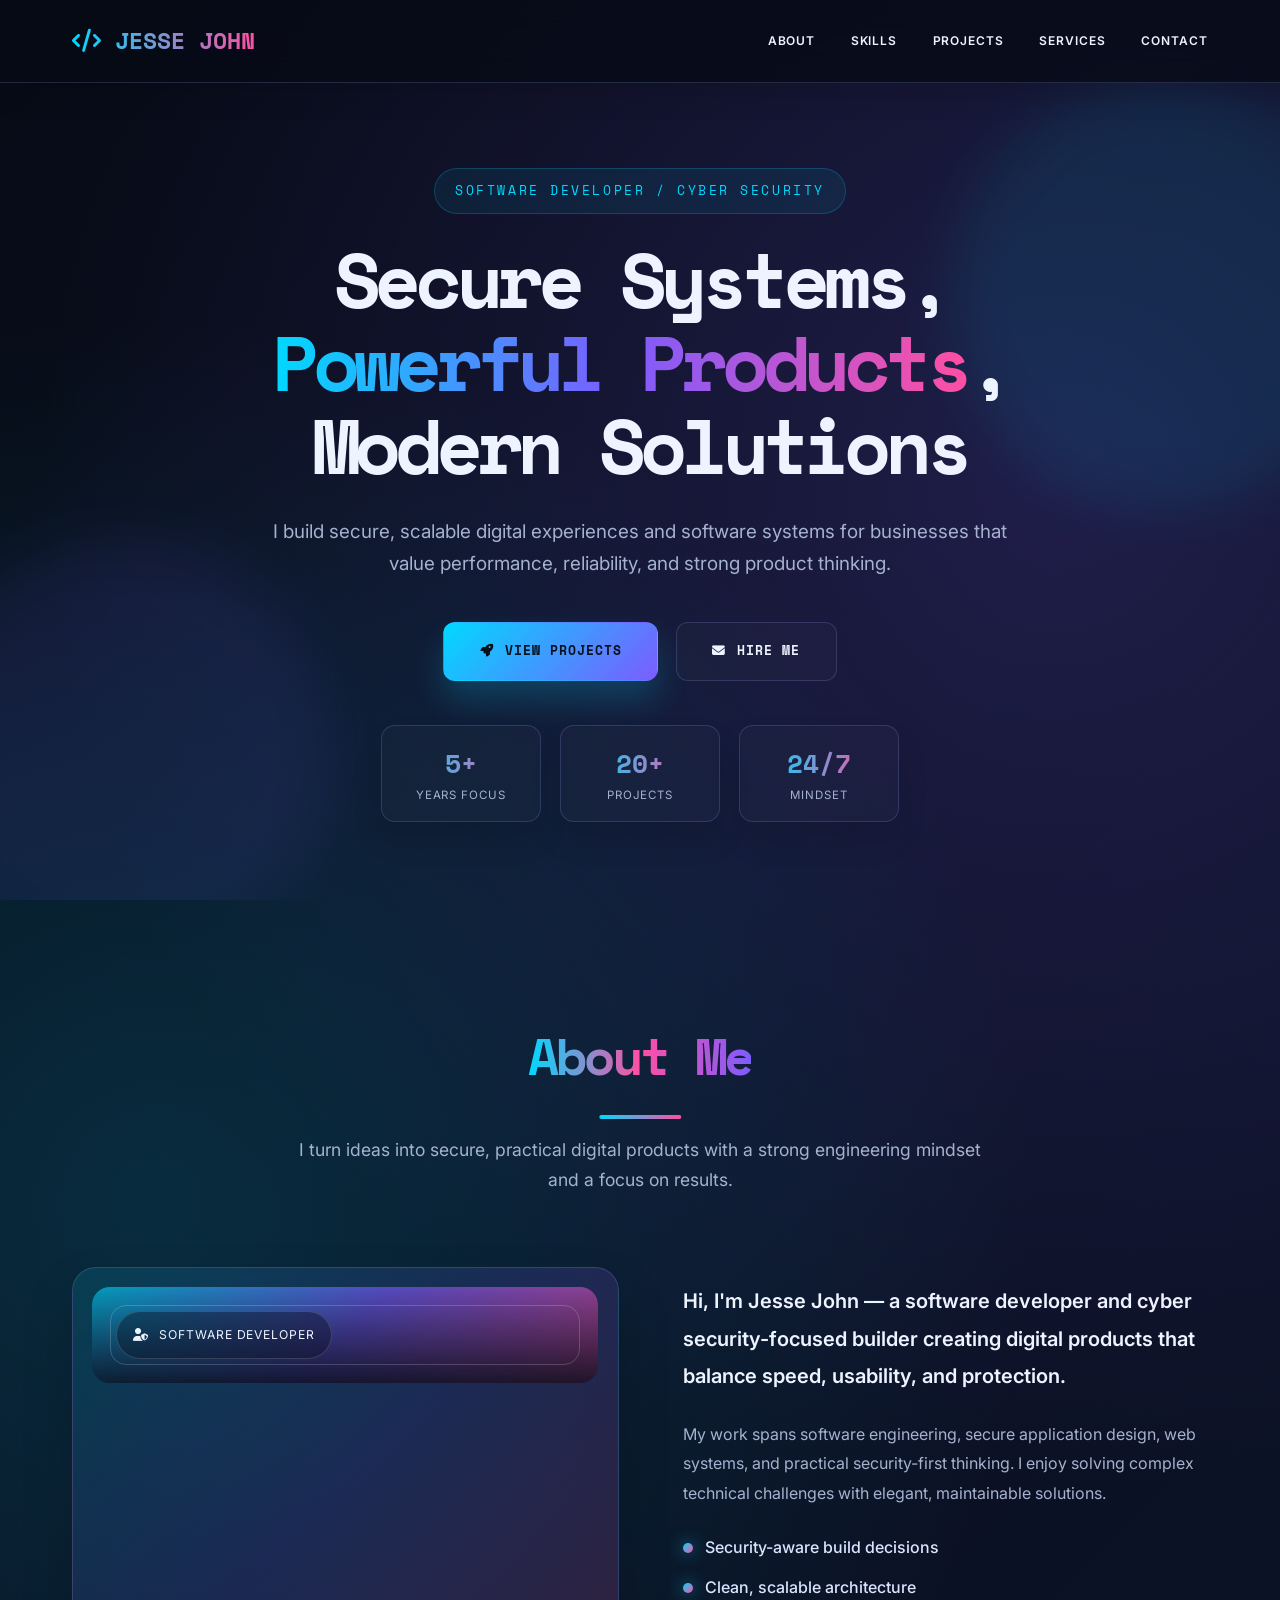
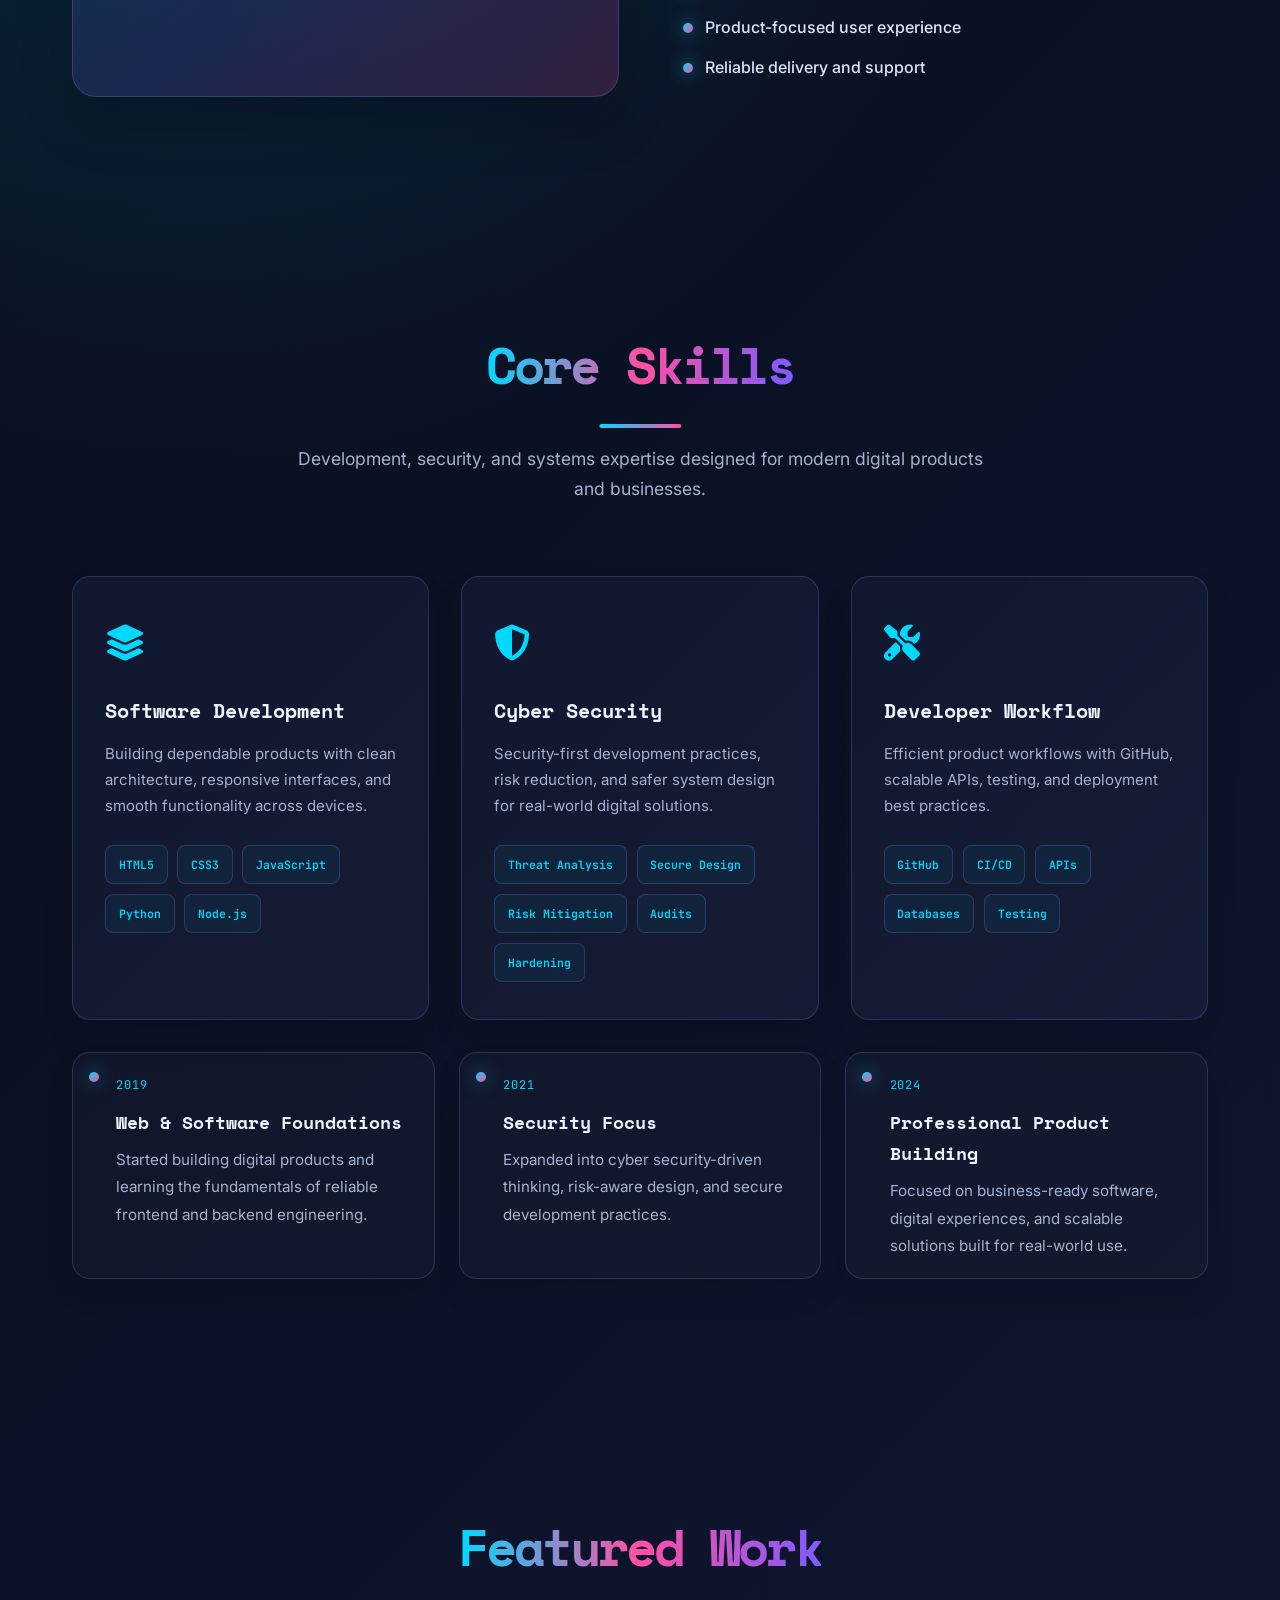
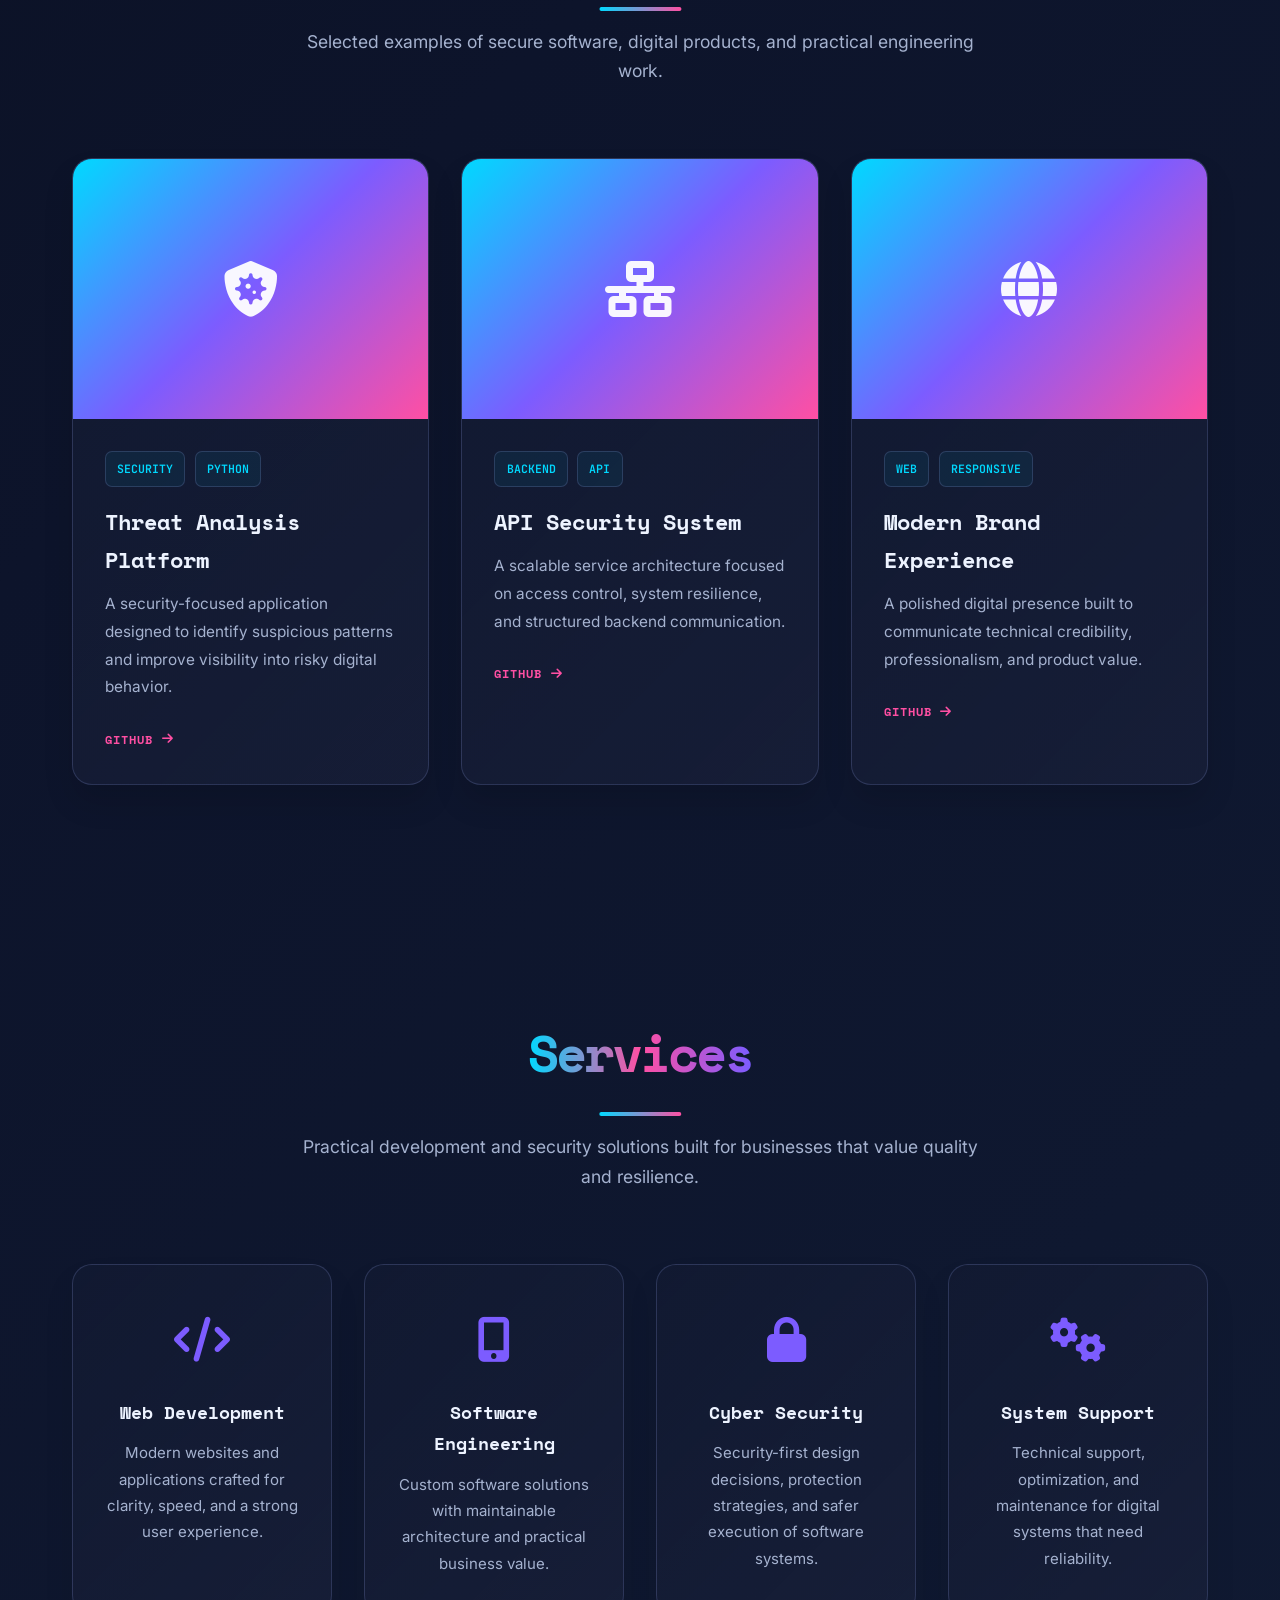
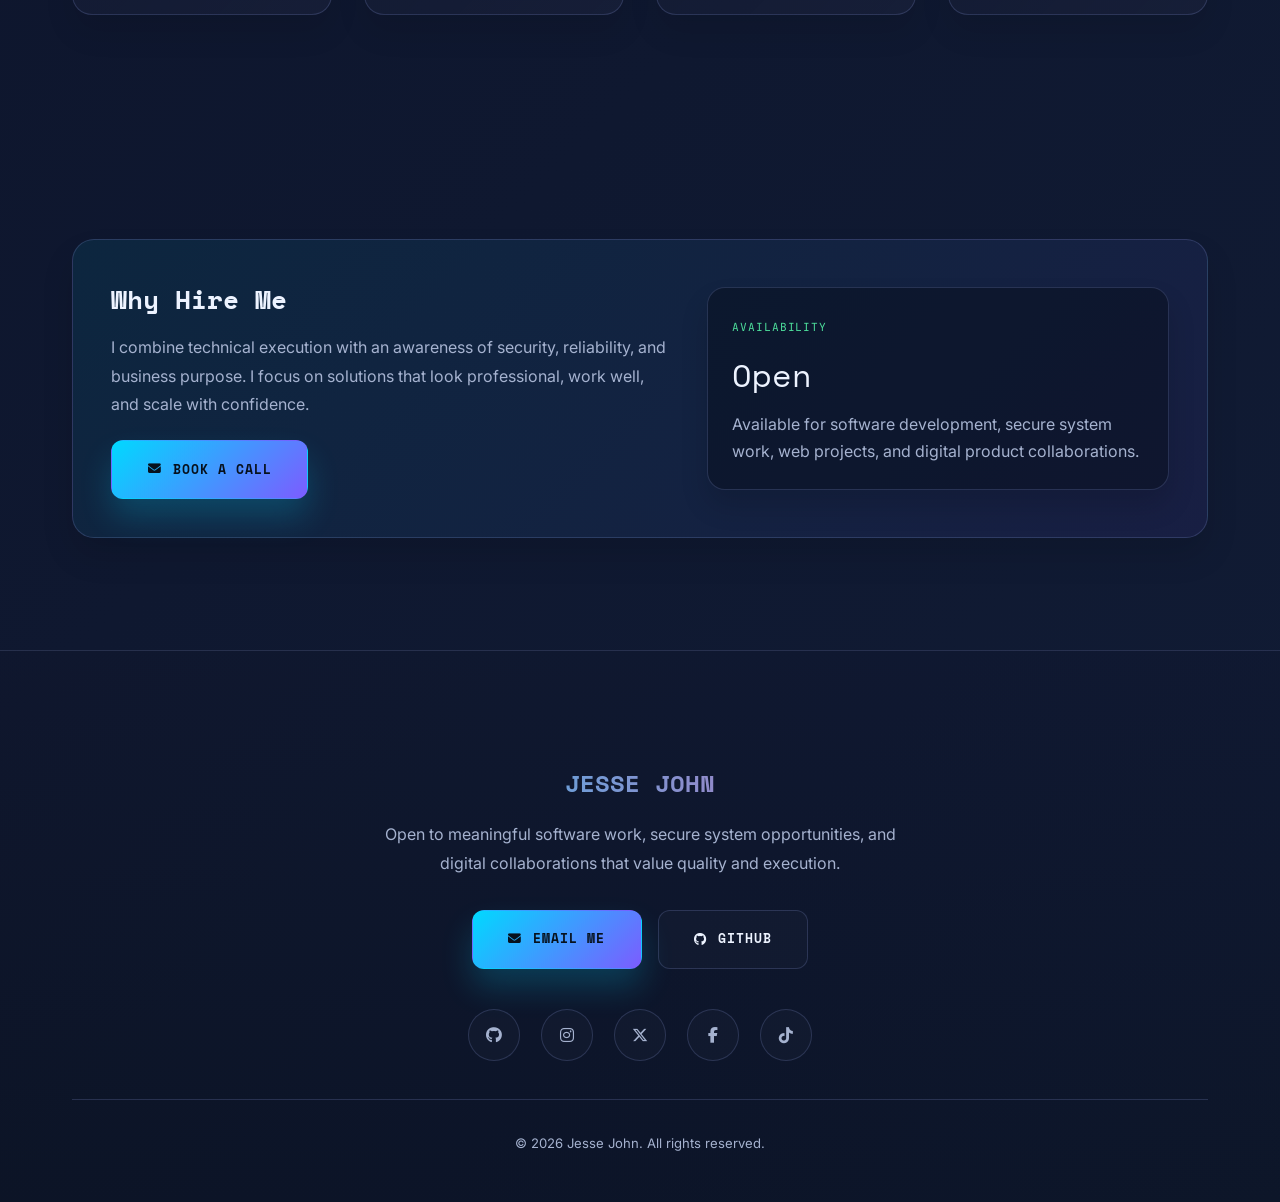
<file: index.html>
<!DOCTYPE html>
<html lang="en">
<head>
    <meta charset="UTF-8">
    <meta name="viewport" content="width=device-width, initial-scale=1.0">
    <meta name="description" content="Jesse John is a software developer and cyber security specialist building secure, scalable, and modern digital solutions.">
    <meta name="theme-color" content="#0a0e27">
    <title>Jesse John | Software Developer & Cyber Security</title>
    <link rel="preconnect" href="https://fonts.googleapis.com">
    <link rel="preconnect" href="https://fonts.gstatic.com" crossorigin>
    <link href="https://fonts.googleapis.com/css2?family=Space+Mono:wght@400;700&family=Inter:wght@300;400;600;700;800&family=JetBrains+Mono:wght@400;500;600&display=swap" rel="stylesheet">
    <link rel="stylesheet" href="https://cdnjs.cloudflare.com/ajax/libs/font-awesome/6.4.0/css/all.min.css">
    <style>
        * { box-sizing: border-box; }
        html { scroll-behavior: smooth; }
        body, h1, h2, h3, p, ul { margin: 0; padding: 0; }
        :root {
            --bg-0: #070b16;
            --bg-1: #0d142b;
            --bg-2: #111c35;
            --panel: rgba(22, 30, 58, 0.78);
            --panel-soft: rgba(15, 22, 40, 0.76);
            --card: #141d38;
            --text-main: #edf3ff;
            --text-muted: #a5b2cf;
            --text-soft: #dbe4ff;
            --accent: #00d9ff;
            --accent-2: #7c5cff;
            --accent-3: #ff4fa3;
            --success: #4dde9b;
            --border: rgba(160, 179, 255, 0.18);
            --shadow: rgba(0, 0, 0, 0.36);
            --font-heading: 'Space Mono', monospace;
            --font-body: 'Inter', sans-serif;
            --font-code: 'JetBrains Mono', monospace;
        }

        body {
            background:
                radial-gradient(circle at 12% 20%, rgba(0, 217, 255, 0.15), transparent 18%),
                radial-gradient(circle at 82% 8%, rgba(124, 92, 255, 0.19), transparent 18%),
                linear-gradient(135deg, var(--bg-0), var(--bg-1) 52%, var(--bg-2));
            color: var(--text-main);
            font-family: var(--font-body);
            line-height: 1.7;
            overflow-x: hidden;
        }

        a { text-decoration: none; color: inherit; transition: all 0.25s ease; }
        ul { list-style: none; }
        img { max-width: 100%; display: block; }
        button { font-family: inherit; }

        .container { max-width: 1200px; margin: 0 auto; padding: 0 2rem; }
        .section-padding { padding: 7rem 0; }

        .section-title {
            font-family: var(--font-heading);
            font-size: clamp(2.2rem, 4vw, 3.6rem);
            text-align: center;
            margin-bottom: 1rem;
            letter-spacing: -0.06em;
            position: relative;
            display: inline-block;
            left: 50%;
            transform: translateX(-50%);
            background: linear-gradient(90deg, var(--accent), var(--accent-3), var(--accent-2));
            -webkit-background-clip: text;
            -webkit-text-fill-color: transparent;
            font-weight: 700;
        }
        .section-title::after {
            content: '';
            display: block;
            width: 82px;
            height: 4px;
            background: linear-gradient(90deg, var(--accent), var(--accent-3));
            border-radius: 999px;
            margin: 1rem auto 0;
        }
        .section-subtitle {
            text-align: center;
            color: var(--text-muted);
            max-width: 700px;
            margin: 0 auto 4.5rem;
            font-size: 1.1rem;
        }

        .header {
            position: fixed;
            top: 0;
            left: 0;
            width: 100%;
            z-index: 1000;
            background: rgba(7, 11, 22, 0.8);
            backdrop-filter: blur(14px);
            border-bottom: 1px solid var(--border);
            box-shadow: 0 12px 28px rgba(0,0,0,0.12);
        }

        .nav {
            display: flex;
            justify-content: space-between;
            align-items: center;
            min-height: 82px;
        }

        .logo {
            font-family: var(--font-heading);
            font-size: 1.45rem;
            font-weight: 700;
            background: linear-gradient(90deg, var(--accent), var(--accent-3));
            -webkit-background-clip: text;
            -webkit-text-fill-color: transparent;
        }

        .nav-list {
            display: flex;
            align-items: center;
            gap: 2.2rem;
            letter-spacing: 0.08em;
            text-transform: uppercase;
            font-size: 0.75rem;
            font-weight: 600;
        }
        .nav-link { position: relative; color: var(--text-main); }
        .nav-link::after {
            content: '';
            position: absolute;
            left: 0;
            bottom: -0.5rem;
            width: 0;
            height: 2px;
            background: linear-gradient(90deg, var(--accent), var(--accent-3));
            transition: width 0.25s ease;
        }
        .nav-link:hover::after { width: 100%; }

        .hero {
            min-height: 100vh;
            display: flex;
            align-items: center;
            justify-content: center;
            text-align: center;
            position: relative;
            padding-top: 90px;
            overflow: hidden;
        }

        .hero::before, .hero::after {
            content: '';
            position: absolute;
            border-radius: 50%;
            filter: blur(30px);
            opacity: 0.7;
            z-index: 0;
        }
        .hero::before {
            width: 430px;
            height: 430px;
            right: -100px;
            top: 80px;
            background: rgba(0, 217, 255, 0.13);
        }
        .hero::after {
            width: 420px;
            height: 420px;
            left: -90px;
            bottom: -60px;
            background: rgba(124, 92, 255, 0.14);
        }

        .hero-content { position: relative; z-index: 1; max-width: 1000px; }
        .hero-eyebrow {
            display: inline-block;
            padding: 0.72rem 1.25rem;
            border-radius: 999px;
            background: rgba(0, 217, 255, 0.08);
            border: 1px solid rgba(0, 217, 255, 0.2);
            color: var(--accent);
            font-family: var(--font-heading);
            font-size: 0.8rem;
            letter-spacing: 0.2em;
            text-transform: uppercase;
            margin-bottom: 1.5rem;
        }
        .hero-title {
            font-family: var(--font-heading);
            font-size: clamp(2.8rem, 6vw, 5.5rem);
            line-height: 1.08;
            letter-spacing: -0.08em;
            margin-bottom: 1.8rem;
            font-weight: 700;
        }
        .hero-title .gradient {
            display: inline-block;
            background: linear-gradient(90deg, var(--accent), var(--accent-2), var(--accent-3));
            -webkit-background-clip: text;
            -webkit-text-fill-color: transparent;
        }
        .hero-description {
            max-width: 780px;
            margin: 0 auto 2.6rem;
            color: var(--text-muted);
            font-size: 1.18rem;
        }

        .btn-group {
            display: flex;
            justify-content: center;
            gap: 1.1rem;
            flex-wrap: wrap;
        }
        .btn {
            display: inline-flex;
            align-items: center;
            justify-content: center;
            gap: 0.7rem;
            padding: 1.1rem 2.2rem;
            border-radius: 12px;
            border: 1px solid transparent;
            font-family: var(--font-heading);
            font-size: 0.8rem;
            letter-spacing: 0.08em;
            text-transform: uppercase;
            font-weight: 700;
            transition: transform 0.25s ease, box-shadow 0.25s ease, border-color 0.25s ease;
        }
        .btn-primary {
            background: linear-gradient(135deg, var(--accent), var(--accent-2));
            color: #07111d;
            box-shadow: 0 18px 32px rgba(0, 217, 255, 0.2);
        }
        .btn-primary:hover {
            transform: translateY(-4px);
            box-shadow: 0 22px 38px rgba(0, 217, 255, 0.25);
        }
        .btn-secondary {
            background: rgba(255,255,255,0.02);
            border-color: var(--border);
            color: var(--text-main);
        }
        .btn-secondary:hover {
            transform: translateY(-4px);
            border-color: rgba(0, 217, 255, 0.6);
            color: var(--accent);
        }

        .stats-bar {
            display: flex;
            justify-content: center;
            flex-wrap: wrap;
            gap: 1.2rem;
            margin-top: 2.8rem;
        }
        .stat-item {
            min-width: 160px;
            padding: 1rem 1.3rem;
            border-radius: 14px;
            background: rgba(255,255,255,0.02);
            border: 1px solid var(--border);
            box-shadow: 0 18px 30px rgba(0,0,0,0.12);
        }
        .stat-number {
            font-family: var(--font-heading);
            font-size: 1.6rem;
            font-weight: 700;
            background: linear-gradient(90deg, var(--accent), var(--accent-3));
            -webkit-background-clip: text;
            -webkit-text-fill-color: transparent;
        }
        .stat-label {
            font-size: 0.72rem;
            letter-spacing: 0.08em;
            text-transform: uppercase;
            color: var(--text-muted);
        }

        .about-grid {
            display: grid;
            grid-template-columns: 1.04fr 1fr;
            gap: 4rem;
            align-items: center;
        }
        .about-visual {
            min-height: 430px;
            border-radius: 24px;
            background: linear-gradient(135deg, rgba(0, 217, 255, 0.12), rgba(124, 92, 255, 0.16), rgba(255, 79, 163, 0.16));
            border: 1px solid var(--border);
            padding: 1.2rem;
            box-shadow: 0 28px 52px rgba(0,0,0,0.18);
        }
        .profile-card {
            position: relative;
            min-height: 100%;
            display: flex;
            align-items: flex-end;
            justify-content: flex-start;
            padding: 1.5rem;
            border-radius: 18px;
            background:
                linear-gradient(180deg, rgba(8, 13, 26, 0.08), rgba(8, 13, 26, 0.86)),
                linear-gradient(135deg, rgba(0, 217, 255, 0.68), rgba(124, 92, 255, 0.7), rgba(255, 79, 163, 0.65));
            overflow: hidden;
        }
        .profile-card::before {
            content: '';
            position: absolute;
            inset: 18px;
            border-radius: 16px;
            border: 1px solid rgba(255,255,255,0.18);
        }
        .profile-pill {
            z-index: 1;
            position: relative;
            display: inline-flex;
            align-items: center;
            gap: 0.6rem;
            padding: 0.8rem 1rem;
            border-radius: 999px;
            background: rgba(8, 13, 26, 0.38);
            border: 1px solid rgba(255,255,255,0.15);
            backdrop-filter: blur(8px);
            color: var(--text-main);
            font-size: 0.76rem;
            letter-spacing: 0.08em;
            text-transform: uppercase;
        }

        .about-text p {
            color: var(--text-muted);
            margin-bottom: 1.6rem;
            line-height: 1.85;
            font-size: 1rem;
        }
        .about-text p:first-of-type {
            font-size: 1.26rem;
            color: var(--text-main);
            font-weight: 600;
        }

        .why-list {
            display: grid;
            gap: 0.8rem;
            margin-top: 1.2rem;
        }
        .why-item {
            display: flex;
            align-items: center;
            gap: 0.8rem;
            color: var(--text-soft);
            font-weight: 500;
        }
        .why-item .dot {
            width: 10px;
            height: 10px;
            border-radius: 50%;
            background: linear-gradient(135deg, var(--accent), var(--accent-3));
            box-shadow: 0 0 16px rgba(0, 217, 255, 0.6);
        }

        .skills-grid {
            display: grid;
            grid-template-columns: repeat(auto-fit, minmax(300px, 1fr));
            gap: 2rem;
        }
        .skill-card {
            background: linear-gradient(135deg, rgba(18, 26, 50, 0.8), rgba(27, 34, 60, 0.6));
            border: 1px solid var(--border);
            border-radius: 18px;
            padding: 2.3rem 2rem;
            box-shadow: 0 18px 30px rgba(0,0,0,0.12);
            transition: transform 0.25s ease, border-color 0.25s ease, box-shadow 0.25s ease;
        }
        .skill-card:hover {
            transform: translateY(-8px);
            border-color: rgba(0, 217, 255, 0.32);
            box-shadow: 0 24px 38px rgba(0, 217, 255, 0.1);
        }
        .skill-icon {
            font-size: 2.25rem;
            margin-bottom: 1.2rem;
            color: var(--accent);
        }
        .skill-title {
            font-family: var(--font-heading);
            font-size: 1.25rem;
            margin-bottom: 0.8rem;
            font-weight: 700;
        }
        .skill-description {
            color: var(--text-muted);
            font-size: 0.94rem;
            line-height: 1.75;
            margin-bottom: 1.6rem;
        }
        .skill-list { display: flex; flex-wrap: wrap; gap: 0.6rem; }
        .skill-tag {
            border: 1px solid var(--border);
            background: rgba(0, 217, 255, 0.05);
            color: var(--accent);
            font-family: var(--font-code);
            font-size: 0.72rem;
            border-radius: 8px;
            padding: 0.55rem 0.8rem;
            font-weight: 600;
        }

        .timeline {
            display: grid;
            grid-template-columns: repeat(auto-fit, minmax(260px, 1fr));
            gap: 1.5rem;
            margin-top: 2rem;
        }
        .timeline-item {
            position: relative;
            padding: 1.4rem 1.2rem 1.2rem 1.4rem;
            border-radius: 18px;
            background: rgba(255,255,255,0.025);
            border: 1px solid var(--border);
            box-shadow: 0 16px 28px rgba(0,0,0,0.1);
        }
        .timeline-item::before {
            content: '';
            position: absolute;
            left: 1rem;
            top: 1.2rem;
            width: 10px;
            height: 10px;
            border-radius: 50%;
            background: linear-gradient(135deg, var(--accent), var(--accent-3));
            box-shadow: 0 0 18px rgba(0, 217, 255, 0.5);
        }
        .timeline-item .year {
            margin-left: 1.3rem;
            color: var(--accent);
            font-family: var(--font-code);
            font-size: 0.75rem;
            letter-spacing: 0.08em;
            text-transform: uppercase;
        }
        .timeline-item h3 {
            margin: 0.7rem 0 0.5rem 1.3rem;
            font-family: var(--font-heading);
            font-size: 1.15rem;
        }
        .timeline-item p {
            margin-left: 1.3rem;
            color: var(--text-muted);
            line-height: 1.8;
            font-size: 0.95rem;
        }

        .projects-grid {
            display: grid;
            grid-template-columns: repeat(auto-fit, minmax(340px, 1fr));
            gap: 2rem;
        }
        .project-card {
            background: linear-gradient(135deg, rgba(18, 26, 50, 0.8), rgba(27, 34, 60, 0.62));
            border: 1px solid var(--border);
            border-radius: 20px;
            overflow: hidden;
            transition: transform 0.25s ease, border-color 0.25s ease, box-shadow 0.25s ease;
            box-shadow: 0 18px 30px rgba(0,0,0,0.12);
        }
        .project-card:hover {
            transform: translateY(-8px);
            border-color: rgba(255, 79, 163, 0.38);
            box-shadow: 0 24px 42px rgba(255, 79, 163, 0.12);
        }
        .project-img-container {
            height: 260px;
            display: flex;
            align-items: center;
            justify-content: center;
            font-size: 3.5rem;
            color: rgba(255,255,255,0.95);
            background: linear-gradient(135deg, var(--accent), var(--accent-2), var(--accent-3));
        }
        .project-content { padding: 2rem; }
        .project-tech { display: flex; flex-wrap: wrap; gap: 0.6rem; margin-bottom: 1rem; }
        .project-tech-tag {
            font-family: var(--font-code);
            font-size: 0.72rem;
            padding: 0.44rem 0.7rem;
            border-radius: 7px;
            background: rgba(0, 217, 255, 0.06);
            border: 1px solid var(--border);
            color: var(--accent);
            font-weight: 600;
        }
        .project-title {
            font-family: var(--font-heading);
            font-size: 1.4rem;
            margin-bottom: 0.7rem;
            font-weight: 700;
        }
        .project-description {
            color: var(--text-muted);
            line-height: 1.8;
            margin-bottom: 1.5rem;
            font-size: 0.96rem;
        }
        .project-link {
            font-family: var(--font-heading);
            font-size: 0.78rem;
            letter-spacing: 0.08em;
            text-transform: uppercase;
            color: var(--accent-3);
            font-weight: 700;
            display: inline-flex;
            align-items: center;
            gap: 0.55rem;
        }
        .project-link:hover {
            color: var(--text-main);
            gap: 1rem;
        }

        .services-grid {
            display: grid;
            grid-template-columns: repeat(auto-fit, minmax(260px, 1fr));
            gap: 2rem;
        }
        .service-card {
            text-align: center;
            border-radius: 20px;
            border: 1px solid var(--border);
            background: linear-gradient(135deg, rgba(18, 26, 50, 0.8), rgba(27, 34, 60, 0.62));
            padding: 2.3rem 2rem;
            box-shadow: 0 18px 30px rgba(0,0,0,0.09);
            transition: transform 0.25s ease, border-color 0.25s ease, box-shadow 0.25s ease;
        }
        .service-card:hover {
            transform: translateY(-8px);
            border-color: rgba(124, 92, 255, 0.45);
            box-shadow: 0 24px 40px rgba(124, 92, 255, 0.14);
        }
        .service-icon {
            font-size: 2.8rem;
            margin-bottom: 1.2rem;
            color: var(--accent-2);
        }
        .service-title {
            font-family: var(--font-heading);
            font-size: 1.15rem;
            margin-bottom: 0.75rem;
            font-weight: 700;
        }
        .service-description {
            color: var(--text-muted);
            line-height: 1.75;
            font-size: 0.94rem;
        }

        .availability {
            display: grid;
            grid-template-columns: 1.1fr 0.9fr;
            gap: 2rem;
            align-items: center;
            border-radius: 22px;
            border: 1px solid var(--border);
            background: linear-gradient(135deg, rgba(0, 217, 255, 0.08), rgba(124, 92, 255, 0.08));
            padding: clamp(1.5rem, 3vw, 2.6rem);
            box-shadow: 0 18px 32px rgba(0,0,0,0.12);
        }
        .availability-copy h3 {
            font-family: var(--font-heading);
            font-size: clamp(1.6rem, 2vw, 2.2rem);
            margin-bottom: 0.7rem;
        }
        .availability-copy p {
            color: var(--text-muted);
            line-height: 1.8;
            margin-bottom: 1.3rem;
        }
        .availability-card {
            background: rgba(8, 13, 26, 0.48);
            border: 1px solid var(--border);
            border-radius: 18px;
            padding: 1.5rem;
            box-shadow: 0 16px 28px rgba(0,0,0,0.14);
        }
        .availability-card .label {
            color: var(--success);
            font-family: var(--font-code);
            font-size: 0.7rem;
            letter-spacing: 0.08em;
            text-transform: uppercase;
            margin-bottom: 0.7rem;
            display: inline-block;
        }
        .availability-card .status {
            font-family: var(--font-heading);
            font-size: 2rem;
            margin-bottom: 0.5rem;
        }
        .availability-card .small {
            color: var(--text-muted);
            line-height: 1.7;
        }

        .footer {
            padding: 7rem 0 3rem;
            border-top: 1px solid var(--border);
            background: linear-gradient(180deg, rgba(15, 18, 41, 0.22), rgba(0,0,0,0.22));
            text-align: center;
        }
        .footer-logo {
            font-family: var(--font-heading);
            font-size: 1.5rem;
            font-weight: 700;
            background: linear-gradient(90deg, var(--accent), var(--accent-3));
            -webkit-background-clip: text;
            -webkit-text-fill-color: transparent;
            margin-bottom: 1rem;
        }
        .footer-text {
            max-width: 520px;
            margin: 0 auto 2rem;
            color: var(--text-muted);
            line-height: 1.8;
        }
        .contact-btn-group {
            display: flex;
            justify-content: center;
            gap: 1rem;
            flex-wrap: wrap;
        }
        .social-icon-grid {
            display: flex;
            justify-content: center;
            gap: 1.3rem;
            flex-wrap: wrap;
            margin: 2.5rem 0 1.8rem;
        }
        .social-icon-grid a {
            width: 52px;
            height: 52px;
            display: inline-flex;
            align-items: center;
            justify-content: center;
            border-radius: 50%;
            border: 1px solid var(--border);
            background: rgba(255,255,255,0.02);
            color: var(--text-muted);
        }
        .social-icon-grid a:hover {
            color: var(--accent);
            border-color: rgba(0, 217, 255, 0.7);
            box-shadow: 0 12px 24px rgba(0, 217, 255, 0.16);
            transform: translateY(-4px);
        }
        .footer-copy {
            border-top: 1px solid var(--border);
            margin-top: 2.4rem;
            padding-top: 2rem;
            color: var(--text-muted);
            font-size: 0.82rem;
        }

        @media (max-width: 900px) {
            .about-grid, .availability { grid-template-columns: 1fr; }
        }
        @media (max-width: 768px) {
            .nav-list { display: none; }
            .section-padding { padding: 5.5rem 0; }
            .hero-description { font-size: 1.03rem; }
            .stats-bar { gap: 0.8rem; }
        }
        @media (max-width: 480px) {
            .container { padding: 0 1rem; }
            .btn { width: 100%; }
            .btn-group { width: 100%; }
        }
    </style>
</head>
<body>
    <header class="header">
        <div class="container">
            <nav class="nav">
                <a href="#" class="logo"><i class="fas fa-code"></i> JESSE JOHN</a>
                <ul class="nav-list">
                    <li><a href="#about" class="nav-link">About</a></li>
                    <li><a href="#skills" class="nav-link">Skills</a></li>
                    <li><a href="#projects" class="nav-link">Projects</a></li>
                    <li><a href="#services" class="nav-link">Services</a></li>
                    <li><a href="#contact" class="nav-link">Contact</a></li>
                </ul>
            </nav>
        </div>
    </header>

    <section class="hero">
        <div class="container">
            <div class="hero-content">
                <span class="hero-eyebrow">Software Developer / Cyber Security</span>
                <h1 class="hero-title">Secure Systems, <span class="gradient">Powerful Products</span>, Modern Solutions</h1>
                <p class="hero-description">I build secure, scalable digital experiences and software systems for businesses that value performance, reliability, and strong product thinking.</p>
                <div class="btn-group">
                    <a href="#projects" class="btn btn-primary"><i class="fas fa-rocket"></i> View Projects</a>
                    <a href="mailto:gramstechblog247@gmail.com" class="btn btn-secondary"><i class="fas fa-envelope"></i> Hire Me</a>
                </div>
                <div class="stats-bar">
                    <div class="stat-item">
                        <div class="stat-number">5+</div>
                        <div class="stat-label">Years Focus</div>
                    </div>
                    <div class="stat-item">
                        <div class="stat-number">20+</div>
                        <div class="stat-label">Projects</div>
                    </div>
                    <div class="stat-item">
                        <div class="stat-number">24/7</div>
                        <div class="stat-label">Mindset</div>
                    </div>
                </div>
            </div>
        </div>
    </section>

    <section id="about" class="about section-padding">
        <div class="container">
            <h2 class="section-title">About Me</h2>
            <p class="section-subtitle">I turn ideas into secure, practical digital products with a strong engineering mindset and a focus on results.</p>
            <div class="about-grid">
                <div class="about-visual">
                    <div class="profile-card">
                        <div class="profile-pill"><i class="fas fa-user-shield"></i> Software Developer</div>
                    </div>
                </div>
                <div class="about-text">
                    <p>Hi, I'm Jesse John — a software developer and cyber security-focused builder creating digital products that balance speed, usability, and protection.</p>
                    <p>My work spans software engineering, secure application design, web systems, and practical security-first thinking. I enjoy solving complex technical challenges with elegant, maintainable solutions.</p>
                    <div class="why-list">
                        <div class="why-item"><span class="dot"></span> Security-aware build decisions</div>
                        <div class="why-item"><span class="dot"></span> Clean, scalable architecture</div>
                        <div class="why-item"><span class="dot"></span> Product-focused user experience</div>
                        <div class="why-item"><span class="dot"></span> Reliable delivery and support</div>
                    </div>
                </div>
            </div>
        </div>
    </section>

    <section id="skills" class="skills section-padding">
        <div class="container">
            <h2 class="section-title">Core Skills</h2>
            <p class="section-subtitle">Development, security, and systems expertise designed for modern digital products and businesses.</p>
            <div class="skills-grid">
                <div class="skill-card">
                    <div class="skill-icon"><i class="fas fa-layer-group"></i></div>
                    <h3 class="skill-title">Software Development</h3>
                    <p class="skill-description">Building dependable products with clean architecture, responsive interfaces, and smooth functionality across devices.</p>
                    <ul class="skill-list">
                        <li class="skill-tag">HTML5</li>
                        <li class="skill-tag">CSS3</li>
                        <li class="skill-tag">JavaScript</li>
                        <li class="skill-tag">Python</li>
                        <li class="skill-tag">Node.js</li>
                    </ul>
                </div>

                <div class="skill-card">
                    <div class="skill-icon"><i class="fas fa-shield-alt"></i></div>
                    <h3 class="skill-title">Cyber Security</h3>
                    <p class="skill-description">Security-first development practices, risk reduction, and safer system design for real-world digital solutions.</p>
                    <ul class="skill-list">
                        <li class="skill-tag">Threat Analysis</li>
                        <li class="skill-tag">Secure Design</li>
                        <li class="skill-tag">Risk Mitigation</li>
                        <li class="skill-tag">Audits</li>
                        <li class="skill-tag">Hardening</li>
                    </ul>
                </div>

                <div class="skill-card">
                    <div class="skill-icon"><i class="fas fa-tools"></i></div>
                    <h3 class="skill-title">Developer Workflow</h3>
                    <p class="skill-description">Efficient product workflows with GitHub, scalable APIs, testing, and deployment best practices.</p>
                    <ul class="skill-list">
                        <li class="skill-tag">GitHub</li>
                        <li class="skill-tag">CI/CD</li>
                        <li class="skill-tag">APIs</li>
                        <li class="skill-tag">Databases</li>
                        <li class="skill-tag">Testing</li>
                    </ul>
                </div>
            </div>

            <div class="timeline">
                <div class="timeline-item">
                    <div class="year">2019</div>
                    <h3>Web & Software Foundations</h3>
                    <p>Started building digital products and learning the fundamentals of reliable frontend and backend engineering.</p>
                </div>
                <div class="timeline-item">
                    <div class="year">2021</div>
                    <h3>Security Focus</h3>
                    <p>Expanded into cyber security-driven thinking, risk-aware design, and secure development practices.</p>
                </div>
                <div class="timeline-item">
                    <div class="year">2024</div>
                    <h3>Professional Product Building</h3>
                    <p>Focused on business-ready software, digital experiences, and scalable solutions built for real-world use.</p>
                </div>
            </div>
        </div>
    </section>

    <section id="projects" class="projects section-padding">
        <div class="container">
            <h2 class="section-title">Featured Work</h2>
            <p class="section-subtitle">Selected examples of secure software, digital products, and practical engineering work.</p>
            <div class="projects-grid">
                <div class="project-card">
                    <div class="project-img-container"><i class="fas fa-shield-virus"></i></div>
                    <div class="project-content">
                        <div class="project-tech">
                            <span class="project-tech-tag">SECURITY</span>
                            <span class="project-tech-tag">PYTHON</span>
                        </div>
                        <h3 class="project-title">Threat Analysis Platform</h3>
                        <p class="project-description">A security-focused application designed to identify suspicious patterns and improve visibility into risky digital behavior.</p>
                        <a href="https://github.com/grahamonlineedu-wq" class="project-link" target="_blank" rel="noopener noreferrer">GitHub <i class="fas fa-arrow-right"></i></a>
                    </div>
                </div>

                <div class="project-card">
                    <div class="project-img-container"><i class="fas fa-network-wired"></i></div>
                    <div class="project-content">
                        <div class="project-tech">
                            <span class="project-tech-tag">BACKEND</span>
                            <span class="project-tech-tag">API</span>
                        </div>
                        <h3 class="project-title">API Security System</h3>
                        <p class="project-description">A scalable service architecture focused on access control, system resilience, and structured backend communication.</p>
                        <a href="https://github.com/grahamonlineedu-wq" class="project-link" target="_blank" rel="noopener noreferrer">GitHub <i class="fas fa-arrow-right"></i></a>
                    </div>
                </div>

                <div class="project-card">
                    <div class="project-img-container"><i class="fas fa-globe"></i></div>
                    <div class="project-content">
                        <div class="project-tech">
                            <span class="project-tech-tag">WEB</span>
                            <span class="project-tech-tag">RESPONSIVE</span>
                        </div>
                        <h3 class="project-title">Modern Brand Experience</h3>
                        <p class="project-description">A polished digital presence built to communicate technical credibility, professionalism, and product value.</p>
                        <a href="https://github.com/grahamonlineedu-wq" class="project-link" target="_blank" rel="noopener noreferrer">GitHub <i class="fas fa-arrow-right"></i></a>
                    </div>
                </div>
            </div>
        </div>
    </section>

    <section id="services" class="services section-padding">
        <div class="container">
            <h2 class="section-title">Services</h2>
            <p class="section-subtitle">Practical development and security solutions built for businesses that value quality and resilience.</p>
            <div class="services-grid">
                <div class="service-card">
                    <div class="service-icon"><i class="fas fa-code"></i></div>
                    <h3 class="service-title">Web Development</h3>
                    <p class="service-description">Modern websites and applications crafted for clarity, speed, and a strong user experience.</p>
                </div>
                <div class="service-card">
                    <div class="service-icon"><i class="fas fa-mobile-alt"></i></div>
                    <h3 class="service-title">Software Engineering</h3>
                    <p class="service-description">Custom software solutions with maintainable architecture and practical business value.</p>
                </div>
                <div class="service-card">
                    <div class="service-icon"><i class="fas fa-lock"></i></div>
                    <h3 class="service-title">Cyber Security</h3>
                    <p class="service-description">Security-first design decisions, protection strategies, and safer execution of software systems.</p>
                </div>
                <div class="service-card">
                    <div class="service-icon"><i class="fas fa-cogs"></i></div>
                    <h3 class="service-title">System Support</h3>
                    <p class="service-description">Technical support, optimization, and maintenance for digital systems that need reliability.</p>
                </div>
            </div>
        </div>
    </section>

    <section class="section-padding">
        <div class="container">
            <div class="availability">
                <div class="availability-copy">
                    <h3>Why Hire Me</h3>
                    <p>I combine technical execution with an awareness of security, reliability, and business purpose. I focus on solutions that look professional, work well, and scale with confidence.</p>
                    <div class="btn-group" style="justify-content: flex-start; margin-top: 1rem;">
                        <a href="mailto:gramstechblog247@gmail.com" class="btn btn-primary"><i class="fas fa-envelope"></i> Book a Call</a>
                    </div>
                </div>
                <div class="availability-card">
                    <span class="label">Availability</span>
                    <div class="status">Open</div>
                    <div class="small">Available for software development, secure system work, web projects, and digital product collaborations.</div>
                </div>
            </div>
        </div>
    </section>

    <footer id="contact" class="footer">
        <div class="container">
            <div class="footer-logo">JESSE JOHN</div>
            <p class="footer-text">Open to meaningful software work, secure system opportunities, and digital collaborations that value quality and execution.</p>
            <div class="contact-btn-group">
                <a href="mailto:gramstechblog247@gmail.com" class="btn btn-primary"><i class="fas fa-envelope"></i> Email Me</a>
                <a href="https://github.com/grahamonlineedu-wq" target="_blank" class="btn btn-secondary" rel="noopener noreferrer"><i class="fab fa-github"></i> GitHub</a>
            </div>

            <div class="social-icon-grid">
                <a href="https://github.com/grahamonlineedu-wq" target="_blank" title="GitHub" rel="noopener noreferrer"><i class="fab fa-github"></i></a>
                <a href="https://instagram.com/gramstechblog247" target="_blank" title="Instagram" rel="noopener noreferrer"><i class="fab fa-instagram"></i></a>
                <a href="https://x.com/Grahamjohn40019" target="_blank" title="X" rel="noopener noreferrer"><i class="fab fa-x-twitter"></i></a>
                <a href="https://facebook.com/JesseJohn" target="_blank" title="Facebook" rel="noopener noreferrer"><i class="fab fa-facebook-f"></i></a>
                <a href="https://www.tiktok.com/@grahms_enterprise_247" target="_blank" title="TikTok" rel="noopener noreferrer"><i class="fab fa-tiktok"></i></a>
            </div>

            <p class="footer-copy">© 2026 Jesse John. All rights reserved.</p>
        </div>
    </footer>
</body>
</html>
</file>
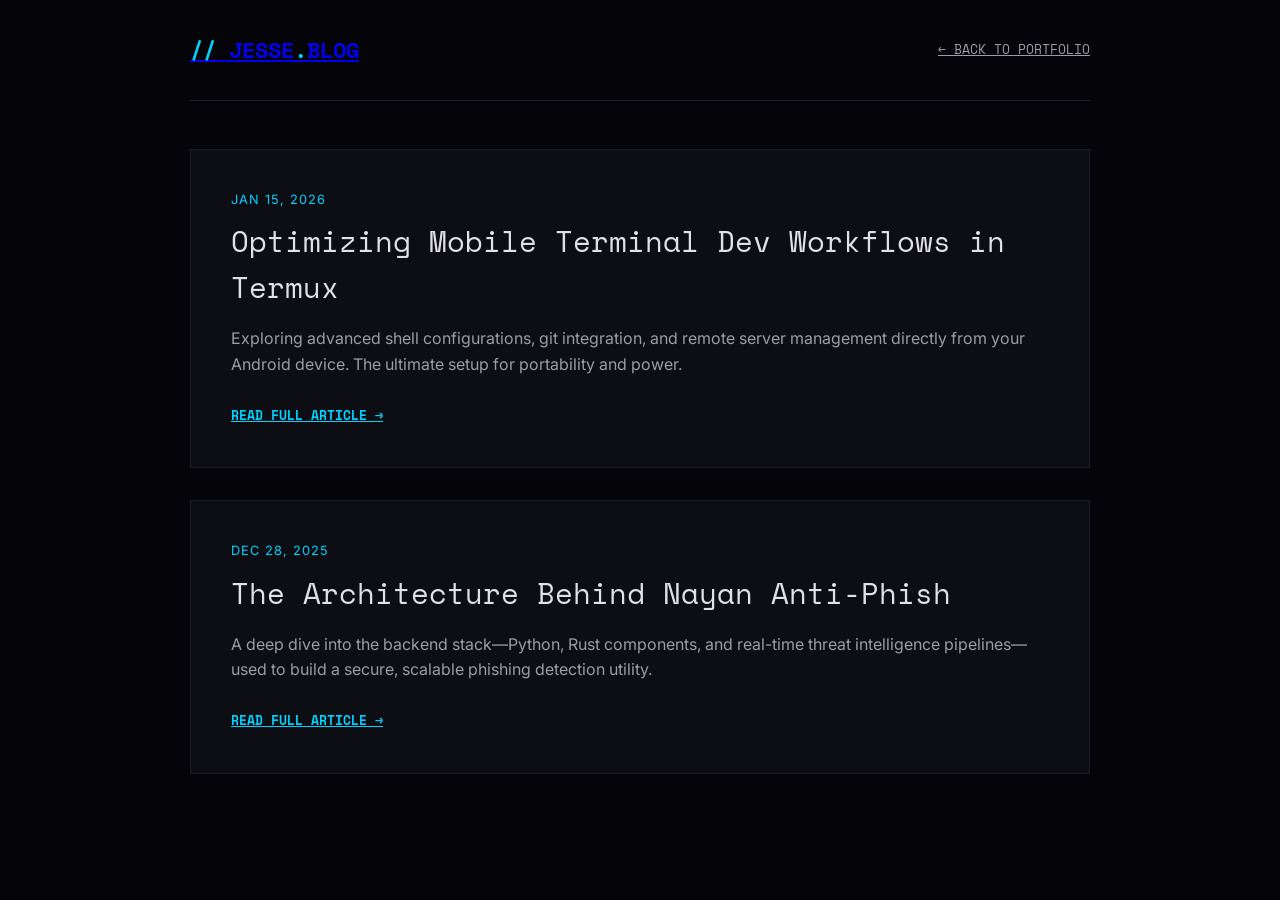
<file: blog/index.html>
<!DOCTYPE html>
<html lang="en">
<head>
    <meta charset="UTF-8">
    <meta name="viewport" content="width=device-width, initial-scale=1.0">
    <title>Tech Insights | Blog by Jesse John</title>
    <link href="https://fonts.googleapis.com/css2?family=Space+Mono:wght@400;700&family=Inter:wght@300;400;600;700&display=swap" rel="stylesheet">
    <style>
        /* Basic Blog Styles - matching the portfolio aesthetic */
        *, *::before, *::after { box-sizing: border-box; }
        body, h1, h2, p { margin: 0; padding: 0; font-weight: normal; }
        
        :root {
            --bg-color: #050509;
            --card-bg: #0d0d14;
            --text-main: #e0e0e5;
            --text-muted: #9c9ca4;
            --accent-primary: #00d2ff;
            --border-color: #1c1c26;
            --font-heading: 'Space Mono', monospace;
            --font-body: 'Inter', sans-serif;
        }

        body {
            background-color: var(--bg-color);
            color: var(--text-main);
            font-family: var(--font-body);
            line-height: 1.6;
            padding: 2rem;
        }

        .container { max-width: 900px; margin: 0 auto; }

        /* Blog Header */
        .blog-header {
            border-bottom: 1px solid var(--border-color);
            padding-bottom: 2rem;
            margin-bottom: 3rem;
            display: flex;
            justify-content: space-between;
            align-items: center;
        }
        .blog-logo { font-family: var(--font-heading); font-size: 1.4rem; font-weight: 700; }
        .blog-logo span { color: var(--accent-primary); }
        .back-link { font-family: var(--font-heading); font-size: 0.8rem; text-transform: uppercase; color: var(--text-muted); }
        .back-link:hover { color: var(--accent-primary); }

        /* Blog Post List */
        .post-card {
            background-color: var(--card-bg);
            padding: 2.5rem;
            border: 1px solid var(--border-color);
            margin-bottom: 2rem;
        }
        .post-date { font-size: 0.8rem; color: var(--accent-primary); text-transform: uppercase; letter-spacing: 1px; margin-bottom: 0.5rem; display: block;}
        .post-title { font-size: 1.8rem; margin-bottom: 1rem; font-family: var(--font-heading); }
        .post-snippet { color: var(--text-muted); margin-bottom: 1.5rem; }
        .read-more { font-family: var(--font-heading); font-size: 0.8rem; text-transform: uppercase; color: var(--accent-primary); font-weight: 700;}
        .read-more:hover { color: var(--text-main); }
    </style>
</head>
<body>
    <div class="container">
        <header class="blog-header">
            <a href="#" class="blog-logo"><span>//</span> JESSE<span>.</span>BLOG</a>
            <!-- This link goes back to your main portfolio -->
            <a href="../" class="back-link">&larr; Back to Portfolio</a>
        </header>

        <main>
            <article class="post-card">
                <span class="post-date">Jan 15, 2026</span>
                <h2 class="post-title">Optimizing Mobile Terminal Dev Workflows in Termux</h2>
                <p class="post-snippet">Exploring advanced shell configurations, git integration, and remote server management directly from your Android device. The ultimate setup for portability and power.</p>
                <a href="#" class="read-more">Read Full Article &rarr;</a>
            </article>

            <article class="post-card">
                <span class="post-date">Dec 28, 2025</span>
                <h2 class="post-title">The Architecture Behind Nayan Anti-Phish</h2>
                <p class="post-snippet">A deep dive into the backend stack—Python, Rust components, and real-time threat intelligence pipelines—used to build a secure, scalable phishing detection utility.</p>
                <a href="#" class="read-more">Read Full Article &rarr;</a>
            </article>
        </main>
    </div>
</body>
</html>
</file>
